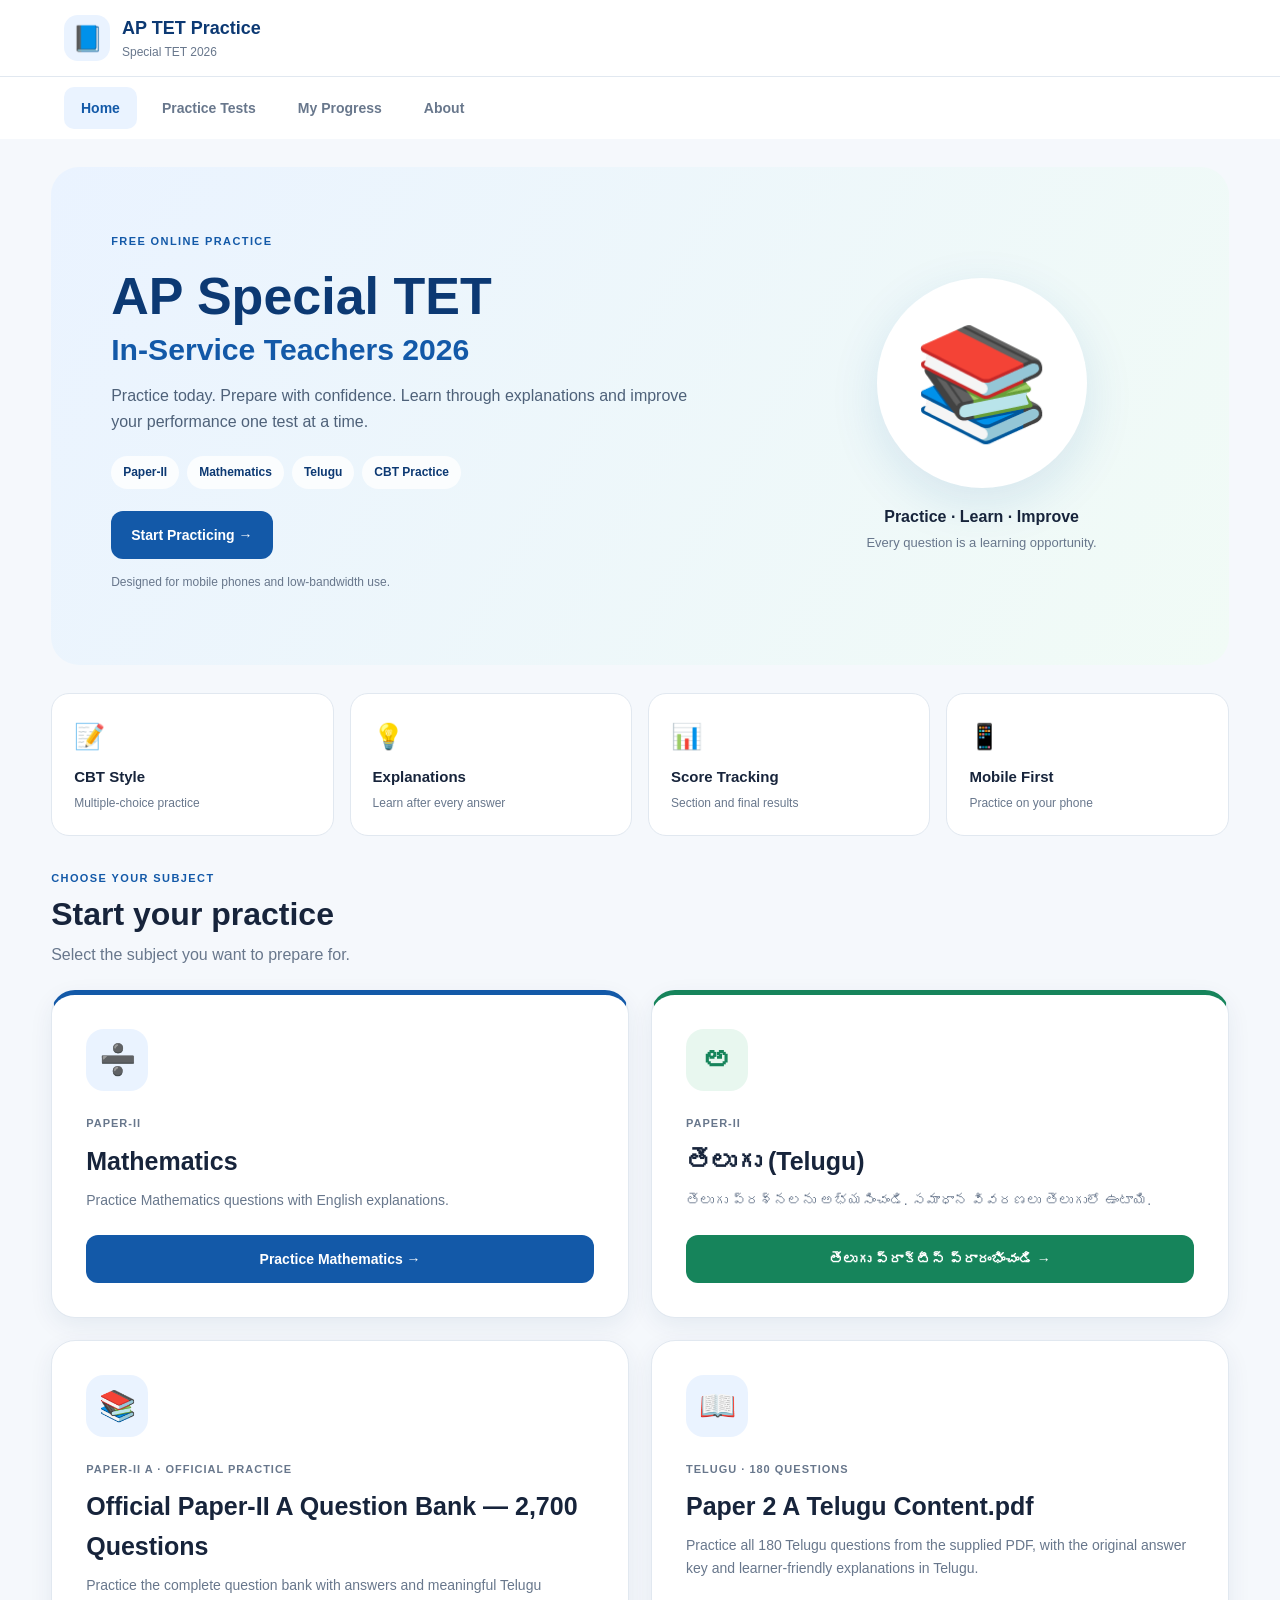
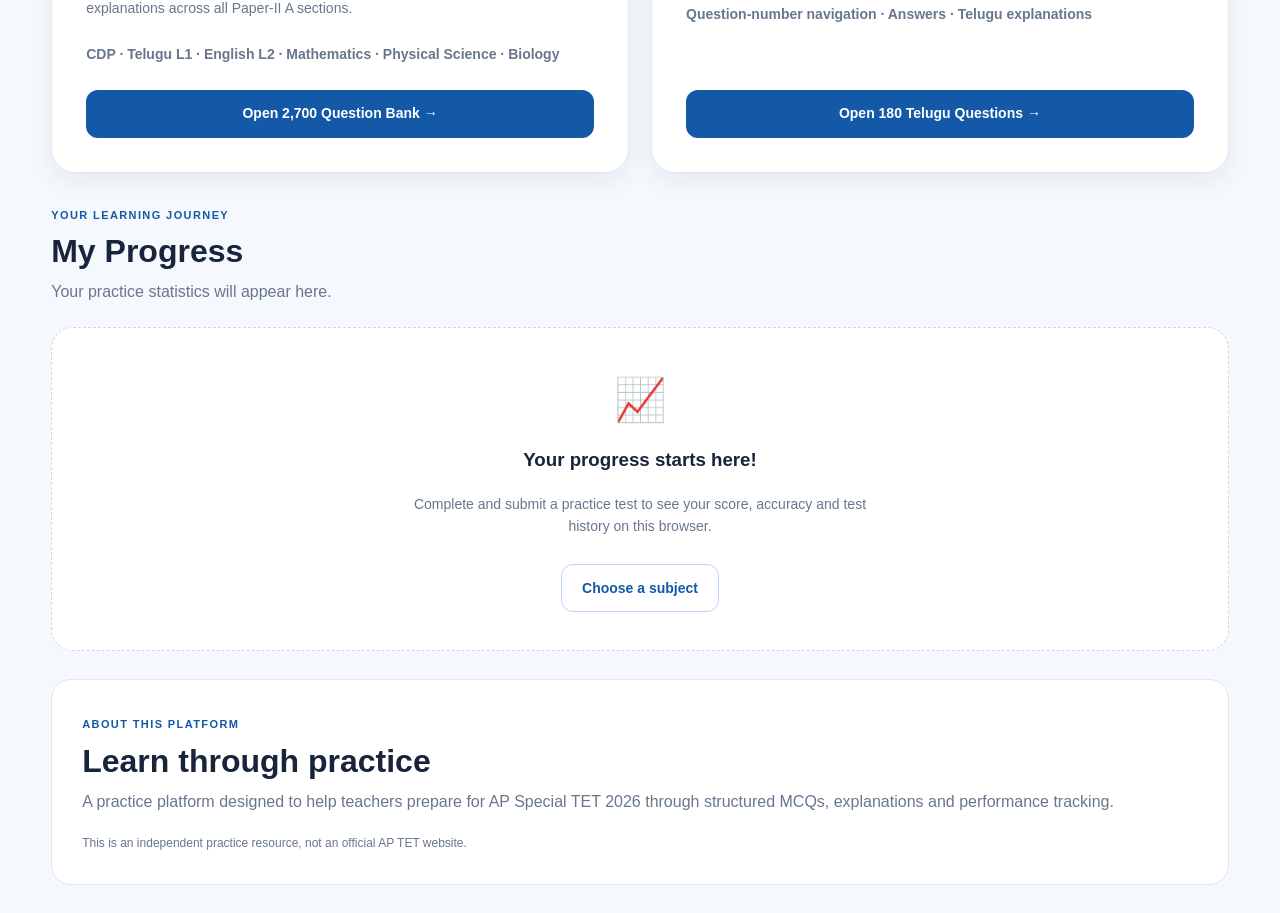
<file: index.html>
<!DOCTYPE html>
<html lang="en">
<head>
  <meta charset="UTF-8" />
  <meta name="viewport" content="width=device-width, initial-scale=1.0" />

  <meta
    name="description"
    content="Free AP Special TET 2026 Paper-II practice tests for Mathematics and Telugu."
  />

  <meta name="theme-color" content="#1359A8" />

  <title>AP TET Practice | Special TET 2026</title>

  <link rel="stylesheet" href="css/styles.css" />
</head>

<body>
  <div class="app-shell">

    <!-- Header -->
    <header class="topbar">
      <a class="brand" href="#" aria-label="AP TET Practice home">
        <span class="brand-icon">📘</span>
        <span>
          <strong>AP TET Practice</strong>
          <small>Special TET 2026</small>
        </span>
      </a>

      <button
        class="menu-button"
        id="menuButton"
        aria-label="Toggle navigation"
        aria-expanded="false"
      >
        ☰
      </button>
    </header>

    <!-- Navigation -->
    <nav class="navigation" id="navigation">
      <a href="#home" class="nav-link active">Home</a>
      <a href="#subjects" class="nav-link">Practice Tests</a>
      <a href="#progress" class="nav-link">My Progress</a>
      <a href="#about" class="nav-link">About</a>
    </nav>

    <main>
      <!-- Home -->
      <section class="hero section" id="home">
        <div class="hero-content">
          <span class="eyebrow">FREE ONLINE PRACTICE</span>

          <h1>
            AP Special TET
            <span>In-Service Teachers 2026</span>
          </h1>

          <p class="hero-description">
            Practice today. Prepare with confidence.
            Learn through explanations and improve
            your performance one test at a time.
          </p>

          <div class="hero-tags">
            <span>Paper-II</span>
            <span>Mathematics</span>
            <span>Telugu</span>
            <span>CBT Practice</span>
          </div>

          <a href="#subjects" class="button button-primary">
            Start Practicing →
          </a>

          <p class="hero-note">
            Designed for mobile phones and low-bandwidth use.
          </p>
        </div>

        <div class="hero-art" aria-hidden="true">
          <div class="hero-art-circle">📚</div>
          <div class="hero-art-caption">
            <strong>Practice · Learn · Improve</strong>
            <span>Every question is a learning opportunity.</span>
          </div>
        </div>
      </section>

      <!-- Quick information -->
      <section class="stats-grid section" aria-label="Practice features">
        <article class="stat-card">
          <span class="stat-icon">📝</span>
          <strong>CBT Style</strong>
          <span>Multiple-choice practice</span>
        </article>

        <article class="stat-card">
          <span class="stat-icon">💡</span>
          <strong>Explanations</strong>
          <span>Learn after every answer</span>
        </article>

        <article class="stat-card">
          <span class="stat-icon">📊</span>
          <strong>Score Tracking</strong>
          <span>Section and final results</span>
        </article>

        <article class="stat-card">
          <span class="stat-icon">📱</span>
          <strong>Mobile First</strong>
          <span>Practice on your phone</span>
        </article>
      </section>

      <!-- Subject selection -->
      <section class="section" id="subjects">
        <div class="section-heading">
          <div>
            <span class="eyebrow">CHOOSE YOUR SUBJECT</span>
            <h2>Start your practice</h2>
            <p>Select the subject you want to prepare for.</p>
          </div>
        </div>

        <div class="subject-grid">

          <article class="subject-card maths-card">
            <div class="subject-icon">➗</div>

            <div class="subject-content">
              <span class="subject-label">PAPER-II</span>
              <h3>Mathematics</h3>
              <p>
                Practice Mathematics questions with
                English explanations.
              </p>
            </div>

            <button
              class="button button-primary subject-button"
              data-track="maths"
            >
              Practice Mathematics →
            </button>
          </article>

          <article class="subject-card telugu-card">
            <div class="subject-icon">అ</div>

            <div class="subject-content">
              <span class="subject-label">PAPER-II</span>
              <h3>తెలుగు (Telugu)</h3>
              <p>
                తెలుగు ప్రశ్నలను అభ్యసించండి.
                సమాధాన వివరణలు తెలుగులో ఉంటాయి.
              </p>
            </div>

            <button
              class="button button-green subject-button"
              data-track="telugu"
            >
              తెలుగు ప్రాక్టీస్ ప్రారంభించండి →
            </button>
          </article>


          <!-- =================================================
               OFFICIAL PAPER-II A QUESTION BANK
               ================================================= -->
          <article class="subject-card">
            <div class="subject-icon">📚</div>

            <div class="subject-content">
              <span class="subject-label">PAPER-II A · OFFICIAL PRACTICE</span>

              <h3>Official Paper-II A Question Bank — 2,700 Questions</h3>

              <p>
                Practice the complete question bank with answers and
                meaningful Telugu explanations across all Paper-II A sections.
              </p>

              <p>
                <strong>
                  CDP · Telugu L1 · English L2 · Mathematics ·
                  Physical Science · Biology
                </strong>
              </p>
            </div>

            <a
              href="official-bank.html"
              class="button button-primary subject-button"
              aria-label="Open Official Paper-II A 2700 Question Bank"
            >
              Open 2,700 Question Bank →
            </a>
          </article>


          <!-- =================================================
               PAPER 2 A TELUGU CONTENT PDF
               ================================================= -->
          <article class="subject-card">
            <div class="subject-icon">📖</div>

            <div class="subject-content">
              <span class="subject-label">TELUGU · 180 QUESTIONS</span>

              <h3>Paper 2 A Telugu Content.pdf</h3>

              <p>
                Practice all 180 Telugu questions from the supplied PDF,
                with the original answer key and learner-friendly
                explanations in Telugu.
              </p>

              <p>
                <strong>
                  Question-number navigation · Answers · Telugu explanations
                </strong>
              </p>
            </div>

            <a
              href="paper2a-telugu-content.html"
              class="button button-primary subject-button"
              aria-label="Open Paper 2 A Telugu Content 180 Question Bank"
            >
              Open 180 Telugu Questions →
            </a>
          </article>

        </div>
      </section>

      <!-- Progress placeholder -->
      <section class="section progress-section" id="progress">
        <div class="section-heading">
          <div>
            <span class="eyebrow">YOUR LEARNING JOURNEY</span>
            <h2>My Progress</h2>
            <p>Your practice statistics will appear here.</p>
          </div>
        </div>

        <div id="progressSummary" class="stats-grid" aria-live="polite"></div>
        <div class="progress-card" id="progressEmpty">
          <div class="progress-icon">📈</div>
          <h3>Your progress starts here!</h3>
          <p>Complete and submit a practice test to see your score, accuracy and test history on this browser.</p>
          <a href="#subjects" class="button button-outline">Choose a subject</a>
        </div>
        <details class="progress-history-details" id="progressHistoryDetails" hidden>
          <summary>
            <span>Tests completed</span>
            <span class="progress-history-count" id="progressHistoryCount">0</span>
          </summary>
          <div id="progressHistory" class="test-grid" aria-live="polite"></div>
        </details>
      </section>

      <!-- About -->
      <section class="section about-section" id="about">
        <span class="eyebrow">ABOUT THIS PLATFORM</span>
        <h2>Learn through practice</h2>
        <p>
          A practice platform designed to help teachers
          prepare for AP Special TET 2026 through
          structured MCQs, explanations and performance
          tracking.
        </p>
        <p class="disclaimer">
          This is an independent practice resource,
          not an official AP TET website.
        </p>
      </section>
    </main>

    <!-- Mobile bottom navigation -->
    <footer class="bottom-nav">
      <a href="#home" class="bottom-link active">
        <span>⌂</span>
        <small>Home</small>
      </a>

      <a href="#subjects" class="bottom-link">
        <span>▤</span>
        <small>Tests</small>
      </a>

      <a href="#progress" class="bottom-link">
        <span>▥</span>
        <small>Progress</small>
      </a>

      <a href="#about" class="bottom-link">
        <span>⋯</span>
        <small>About</small>
      </a>
    </footer>

  </div>

  <script src="js/storage.js" defer></script>
  <script src="js/app.js" defer></script>
</body>
</html>
</file>
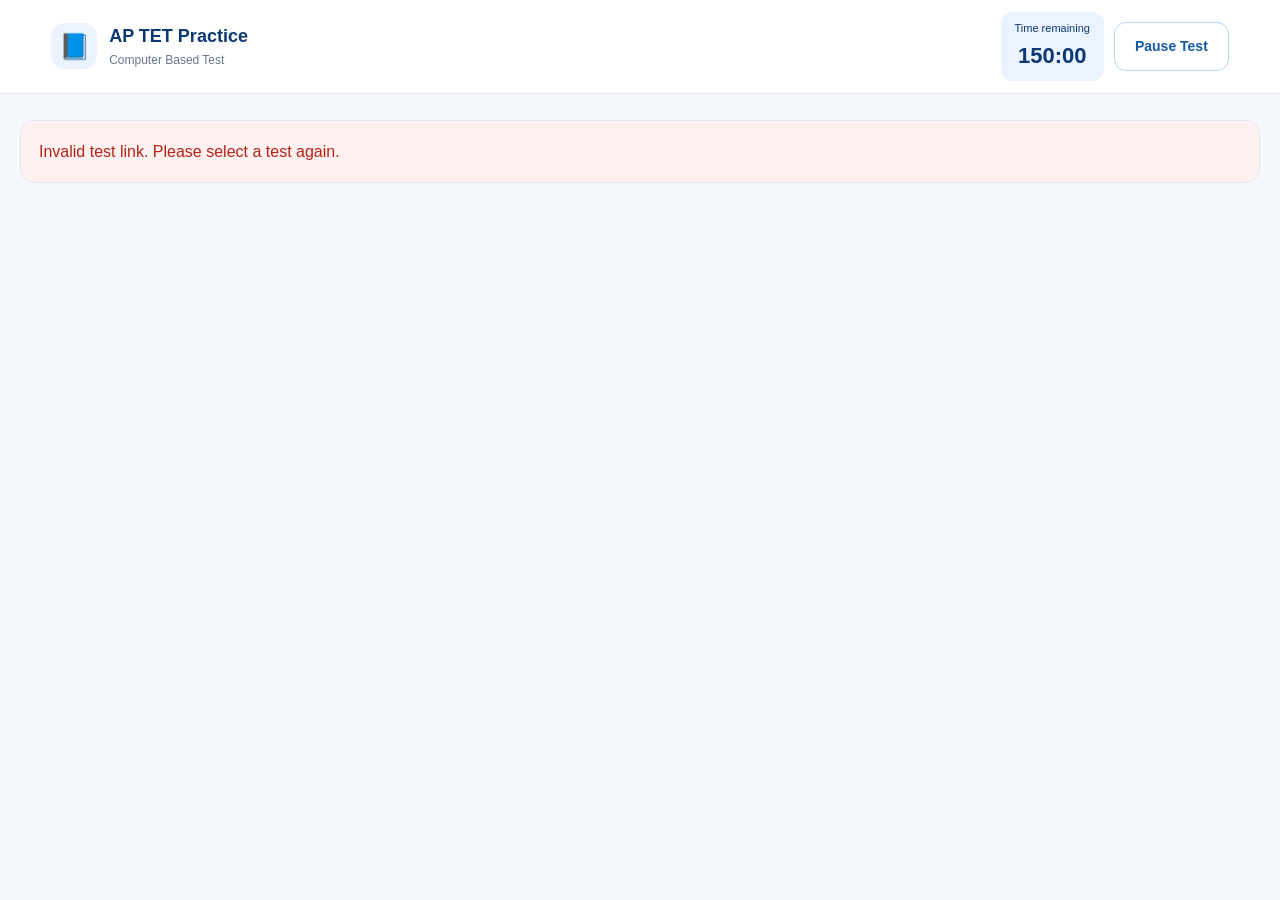
<file: exam.html>
<!DOCTYPE html>
<html lang="en">
<head>
  <meta charset="UTF-8" />
  <meta name="viewport" content="width=device-width, initial-scale=1.0" />

  <meta
    name="description"
    content="AP Special TET Paper-II CBT practice examination."
  />

  <meta name="theme-color" content="#1359a8" />

  <title>CBT Examination | AP TET Practice</title>

  <link rel="stylesheet" href="css/styles.css" />
  <link rel="stylesheet" href="css/exam.css" />

  <script src="js/storage.js" defer></script>
  <script src="data/test-registry.js" defer></script>
  <script src="js/bank-loader.js" defer></script>
  <script src="js/exam-engine.js" defer></script>
</head>

<body>
  <div class="app-shell">

    <header class="exam-header">
      <a href="index.html" class="brand">
        <span class="brand-icon">📘</span>
        <span>
          <strong>AP TET Practice</strong>
          <small>Computer Based Test</small>
        </span>
      </a>

      
    <div class="timer-controls">
    <div class="timer-box">
        <span>Time remaining</span>
        <strong id="examTimer">150:00</strong>
    </div>

    <button
        type="button"
        id="pauseButton"
        class="button button-outline"
    >
        Pause Test
    </button>
    </div>
    </header>

    <main class="exam-main">

      <!-- Loading / error messages -->
      <div id="loadingMessage" class="status-message">
        Loading your examination...
      </div>

      <div id="errorMessage" class="status-message error-message" hidden>
        Unable to load this test. Please return to the practice page.
      </div>

      <!-- Exam interface -->
      <section id="examInterface" hidden>

        <div class="exam-title-row">
          <div>
            <span class="eyebrow" id="examTrackLabel">
              PAPER-II A
            </span>

            <h1 id="examTitle">Practice Test</h1>

            <p id="examSubtitle"></p>
          </div>

          <div class="exam-progress-summary">
            <strong id="overallProgress">0 / 150</strong>
            <span>Answered</span>
          </div>
        </div>

        <!-- Section tabs -->
        <nav
          id="sectionTabs"
          class="section-tabs"
          aria-label="Exam sections"
        ></nav>

        <!-- Progress bar -->
        <div class="progress-track">
          <div id="progressFill" class="progress-fill"></div>
        </div>

        <div class="exam-layout">

          <!-- Main question panel -->
          <section class="question-panel">

            <div class="question-topline">
              <span id="sectionLabel">Section 1</span>
              <span id="questionCounter">Question 1</span>
            </div>

            <div class="question-content">
              <h2 id="questionText">Question will appear here.</h2>

              <div
                id="optionsContainer"
                class="options-container"
                role="group"
                aria-label="Answer options"
              ></div>
            </div>

            <!-- Explanation -->
            <section
              id="feedbackPanel"
              class="feedback-panel"
              aria-live="polite"
              hidden
            >
              <div id="feedbackStatus" class="feedback-status"></div>

              <p class="correct-answer-line">
                <strong>Correct answer:</strong>
                <span id="correctAnswerText"></span>
              </p>

              <h3 id="explanationHeading">Explanation</h3>

              <p id="explanationText"></p>
            </section>

            <!-- Question controls -->
            <div class="question-actions">
              <button
                type="button"
                id="previousButton"
                class="button button-outline"
              >
                ← Previous
              </button>

              <button
                type="button"
                id="submitButton"
                class="button button-primary"
                disabled
              >
                Submit Answer
              </button>

              <button
                type="button"
                id="nextButton"
                class="button button-primary"
              >
                Next →
              </button>
            </div>

            <p id="questionMessage" class="question-message"></p>

          </section>

          <!-- Question palette -->
          <aside class="question-sidebar">

            <h2>Question Palette</h2>

            <div class="palette-legend">
              <span><i class="legend-dot unanswered"></i> Unanswered</span>
              <span><i class="legend-dot answered"></i> Answered</span>
              <span><i class="legend-dot current"></i> Current</span>
            </div>

            <div
              id="questionPalette"
              class="question-palette"
              aria-label="Question navigation"
            ></div>

            <div class="sidebar-summary">
              <div>
                <span>Answered</span>
                <strong id="sidebarAnswered">0</strong>
              </div>

              <div>
                <span>Remaining</span>
                <strong id="sidebarRemaining">0</strong>
              </div>
            </div>

            <button
              type="button"
              id="finishSectionButton"
              class="button button-green finish-button"
            >
              Finish Section
            </button>

          </aside>
        </div>

      </section>

      <!-- Section result -->
      <section id="sectionResult" class="result-panel" hidden>
        <span class="eyebrow">SECTION COMPLETED</span>

        <h1 id="sectionResultTitle">Section Result</h1>

        <p id="sectionResultDescription"></p>

        <div class="result-stats">
          <div>
            <span>Score</span>
            <strong id="sectionScore">0 / 30</strong>
          </div>

          <div>
            <span>Correct</span>
            <strong id="sectionCorrect">0</strong>
          </div>

          <div>
            <span>Incorrect</span>
            <strong id="sectionIncorrect">0</strong>
          </div>

          <div>
            <span>Unanswered</span>
            <strong id="sectionUnanswered">0</strong>
          </div>
        </div>

        <button
          type="button"
          id="continueSectionButton"
          class="button button-primary"
        >
          Continue to Next Section →
        </button>
      </section>

      <!-- Final result -->
      <section id="finalResult" class="result-panel" hidden>
        <span class="eyebrow">PRACTICE TEST COMPLETED</span>

        <h1>Test Completed!</h1>

        <p id="finalResultDescription">
          Your final practice result is ready.
        </p>

        <div class="final-score-card">
          <span>Your Score</span>
          <strong id="finalScore">0 / 150</strong>
          <span id="finalPercentage">0%</span>
        </div>

        <div class="result-stats">
          <div>
            <span>Correct</span>
            <strong id="finalCorrect">0</strong>
          </div>

          <div>
            <span>Incorrect</span>
            <strong id="finalIncorrect">0</strong>
          </div>

          <div>
            <span>Unanswered</span>
            <strong id="finalUnanswered">0</strong>
          </div>

          <div>
            <span>Time Used</span>
            <strong id="finalTimeUsed">—</strong>
          </div>
        </div>

        <h2>Section-wise Performance</h2>

        <div id="finalSectionResults" class="section-results"></div>

        <h2>Review Answers & Explanations</h2>

        <div id="answerReview" class="answer-review"></div>

        <a href="index.html#subjects" class="button button-primary">
          Return to Home
        </a>
      </section>

    </main>
  </div>
</body>
</html>
</file>
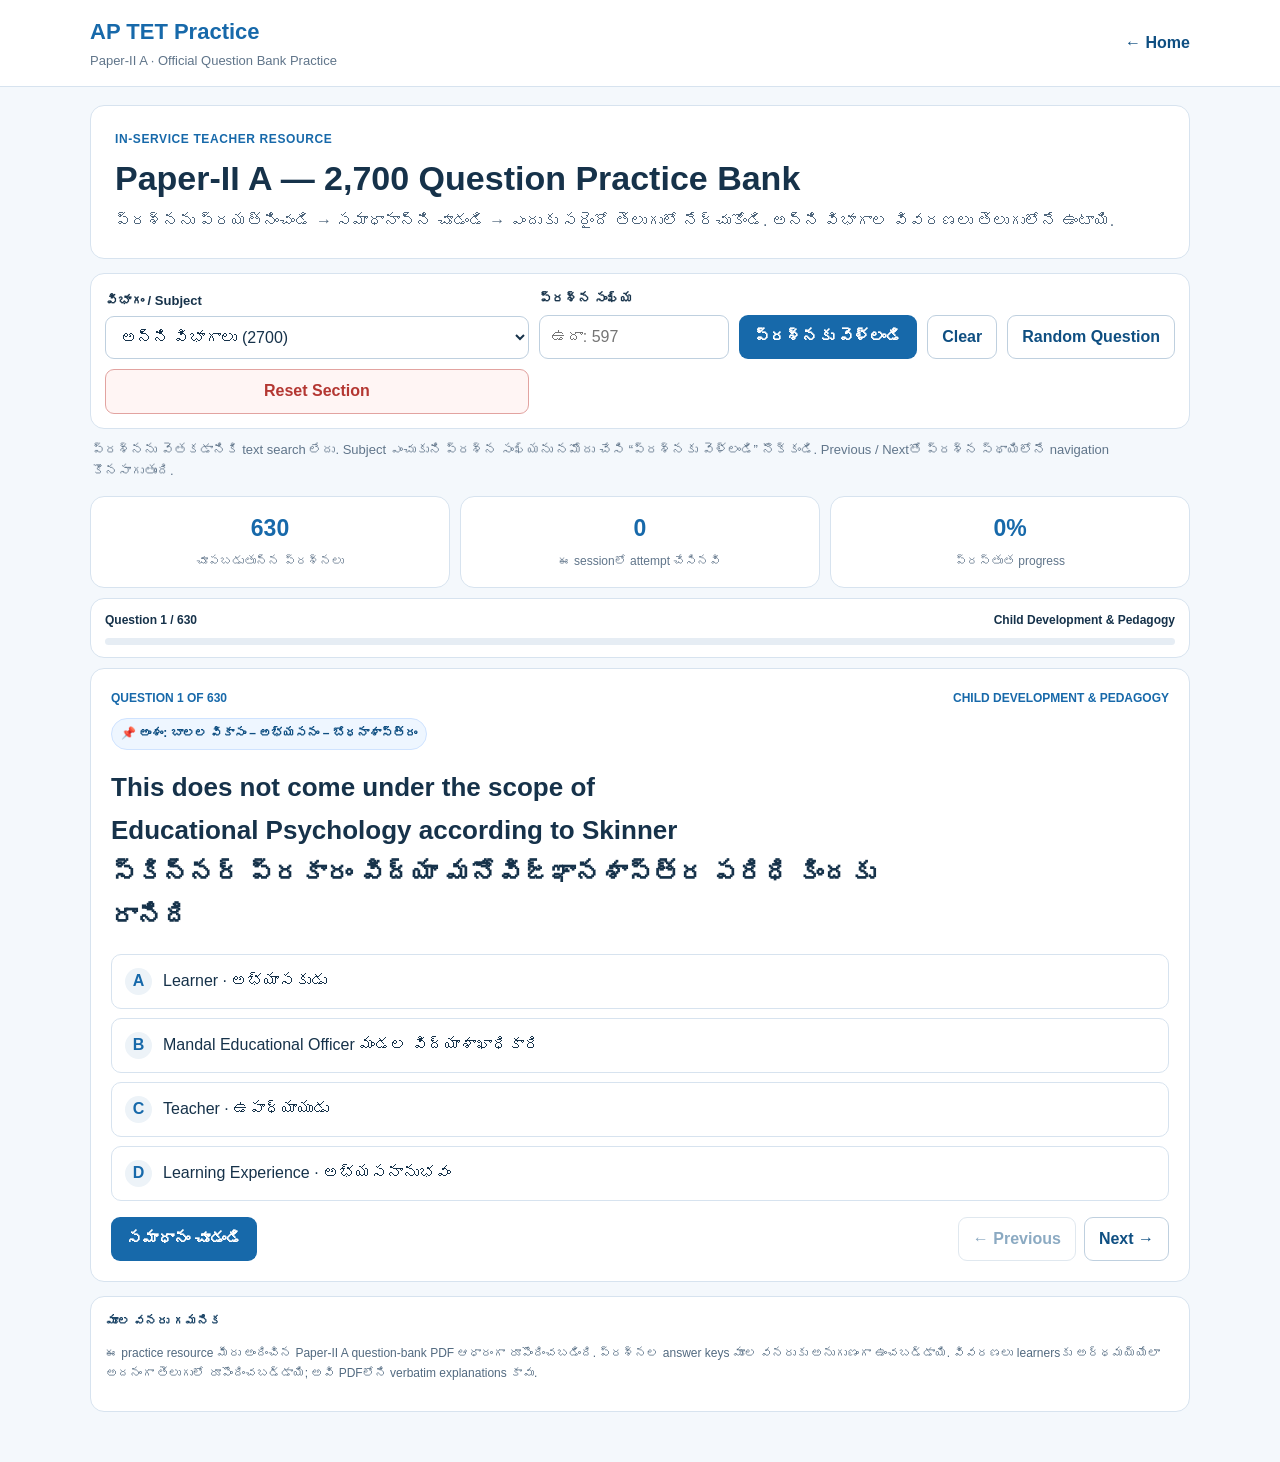
<file: official-bank.html>
<!DOCTYPE html>
<html lang="te">
<head>
  <meta charset="UTF-8">
  <meta name="viewport" content="width=device-width, initial-scale=1.0">
  <meta name="description" content="AP Special TET Paper-II A 2,700 question practice bank with Telugu explanations.">
  <title>AP TET | Paper-II A Official Question Bank</title>
  <link rel="stylesheet" href="css/official-bank.css">
</head>
<body data-bank="data/paper2a-official-question-bank.json" data-storage-key="aptet-v4-official-2700">
  <header class="topbar">
    <div>
      <div class="brand">AP TET Practice</div>
      <div class="subtitle">Paper-II A · Official Question Bank Practice</div>
    </div>
    <a class="home-link" href="index.html">← Home</a>
  </header>

  <main class="container">
    <section class="hero card">
      <div class="eyebrow">IN-SERVICE TEACHER RESOURCE</div>
      <h1>Paper-II A — 2,700 Question Practice Bank</h1>
      <p>ప్రశ్నను ప్రయత్నించండి → సమాధానాన్ని చూడండి → ఎందుకు సరైందో తెలుగులో నేర్చుకోండి. అన్ని విభాగాల వివరణలు తెలుగులోనే ఉంటాయి.</p>
    </section>

    <section class="toolbar card">
      <div class="field">
        <label for="subjectSelect">విభాగం / Subject</label>
        <select id="subjectSelect"></select>
      </div>

      <div class="field number-field">
        <label for="questionNumberInput">ప్రశ్న సంఖ్య</label>
        <input id="questionNumberInput" type="number" min="1" inputmode="numeric" placeholder="ఉదా: 597">
      </div>

      <button id="goToQuestionBtn" class="primary-btn">ప్రశ్నకు వెళ్లండి</button>
      <button id="clearNumberBtn" class="secondary-btn">Clear</button>
      <button id="randomBtn" class="secondary-btn">Random Question</button>
      <button id="resetBtn" class="danger-btn">Reset Section</button>
    </section>

    <p class="search-help">ప్రశ్నను వెతకడానికి text search లేదు. Subject ఎంచుకుని ప్రశ్న సంఖ్యను నమోదు చేసి “ప్రశ్నకు వెళ్లండి” నొక్కండి. Previous / Nextతో ప్రశ్న స్థాయిలోనే navigation కొనసాగుతుంది.</p>

    <section class="stats">
      <div class="stat card"><strong id="totalCount">0</strong><span>చూపబడుతున్న ప్రశ్నలు</span></div>
      <div class="stat card"><strong id="answeredCount">0</strong><span>ఈ sessionలో attempt చేసినవి</span></div>
      <div class="stat card"><strong id="progressPct">0%</strong><span>ప్రస్తుత progress</span></div>
    </section>

    <section class="progress-wrap card">
      <div class="progress-label"><span id="positionLabel">Question 1</span><span id="subjectLabel"></span></div>
      <div class="progress-track"><div id="progressBar" class="progress-bar"></div></div>
    </section>

    <section id="questionCard" class="question-card card">
      <div class="question-meta">
        <span id="questionNumber"></span>
        <span id="questionSubject"></span>
      </div>

      <div id="questionTopic" class="topic-chip"></div>
      <div id="questionText" class="question-text"><div class="loading">ప్రశ్నలు లోడ్ అవుతున్నాయి…</div></div>
      <div id="options" class="options"></div>

      <div class="actions">
        <button id="revealBtn" class="primary-btn">సమాధానం చూడండి</button>
        <button id="prevBtn" class="secondary-btn">← Previous</button>
        <button id="nextBtn" class="secondary-btn">Next →</button>
      </div>

      <div id="answerPanel" class="answer-panel hidden">
        <div id="answerStatus" class="answer-status"></div>
        <div class="correct-answer"><strong>సరైన సమాధానం:</strong> <span id="correctAnswer"></span></div>
        <div class="explanation">
          <div class="explanation-title">📖 వివరణ</div>
          <p id="explanationText"></p>
        </div>
      </div>
    </section>

    <section class="source-note card">
      <strong>మూల వనరు గమనిక</strong>
      <p>ఈ practice resource మీరు అందించిన Paper-II A question-bank PDF ఆధారంగా రూపొందించబడింది. ప్రశ్నల answer keys మూల వనరుకు అనుగుణంగా ఉంచబడ్డాయి. వివరణలు learnersకు అర్థమయ్యేలా అదనంగా తెలుగులో రూపొందించబడ్డాయి; అవి PDFలోని verbatim explanations కావు.</p>
    </section>
  </main>

  <div id="resumeModal" class="modal hidden" role="dialog" aria-modal="true" aria-labelledby="resumeTitle">
    <div class="modal-box">
      <div class="modal-icon">↩️</div>
      <h2 id="resumeTitle">మీ practice కొనసాగించాలా?</h2>
      <p id="resumeMessage">మీ saved progress కనుగొనబడింది.</p>
      <div class="modal-actions">
        <button id="resumeContinueBtn" class="primary-btn">Continue Practice</button>
        <button id="resumeFreshBtn" class="secondary-btn">Start Fresh</button>
      </div>
    </div>
  </div>

  <div id="resetModal" class="modal hidden" role="dialog" aria-modal="true" aria-labelledby="resetTitle">
    <div class="modal-box">
      <div class="modal-icon">♻️</div>
      <h2 id="resetTitle">Progress Reset చేయాలా?</h2>
      <p id="resetMessage"></p>
      <div class="modal-actions">
        <button id="confirmResetBtn" class="danger-btn">Yes, Reset</button>
        <button id="cancelResetBtn" class="secondary-btn">Cancel</button>
      </div>
    </div>
  </div>

  <script src="js/official-bank.js?v=4"></script>
</body>
</html>
</file>
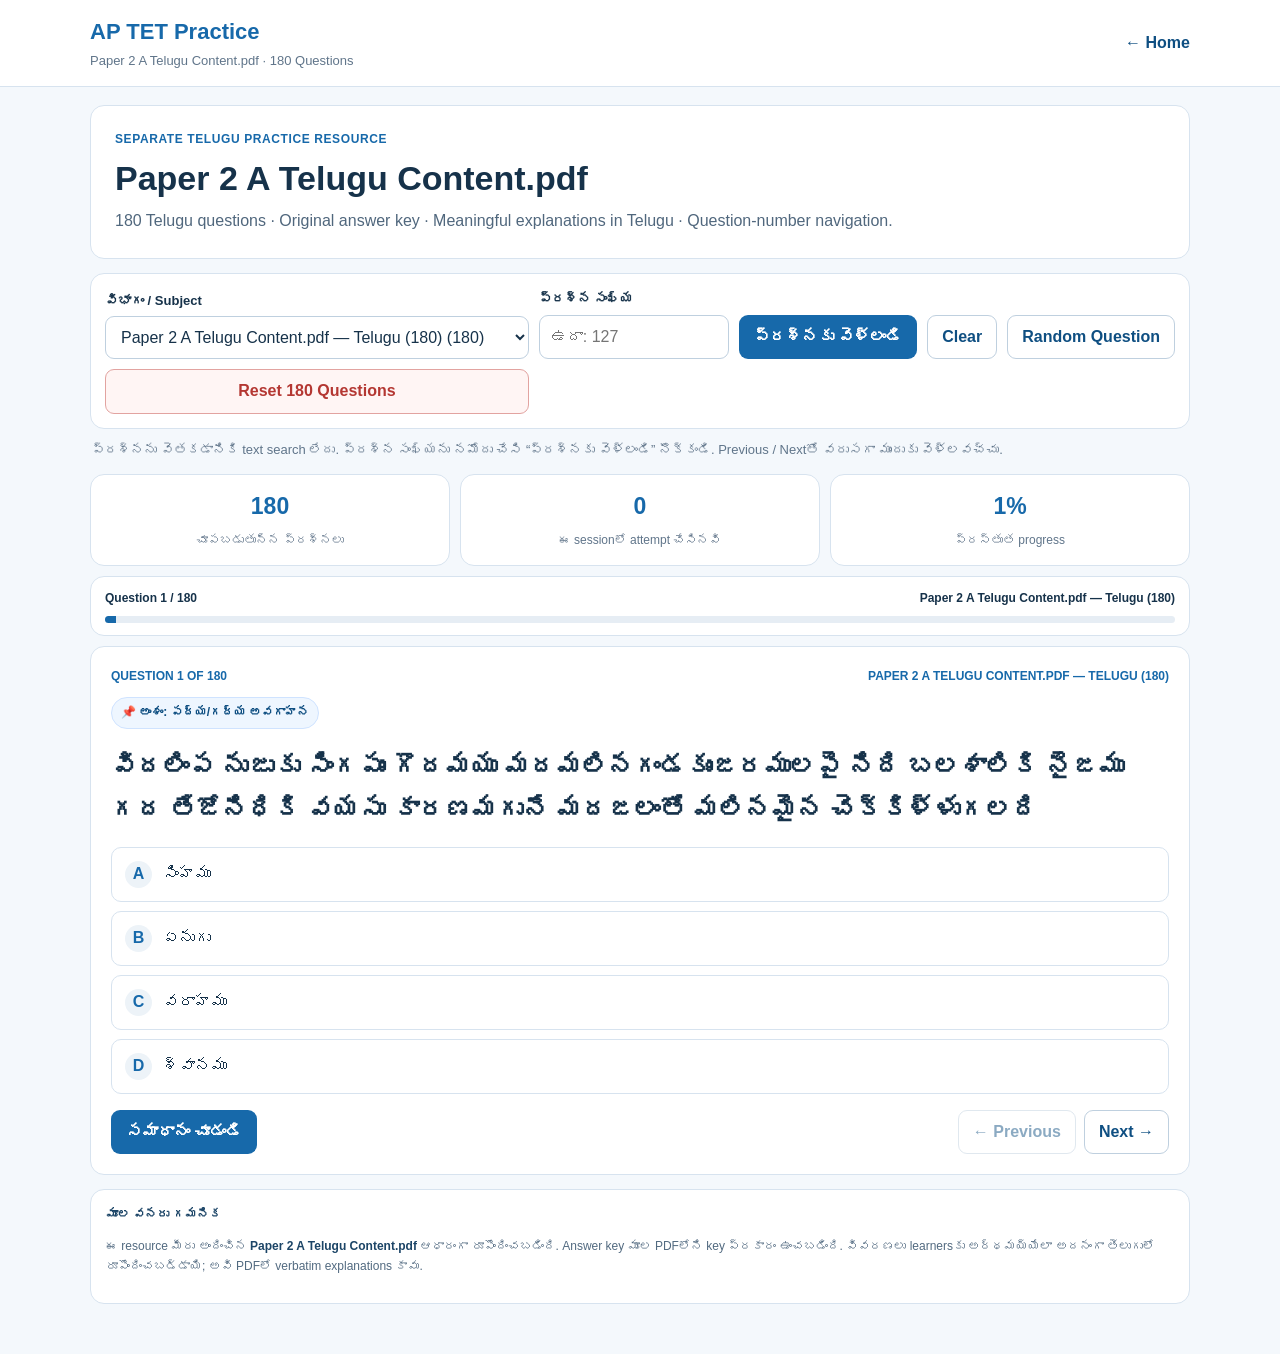
<file: paper2a-telugu-content.html>
<!DOCTYPE html>
<html lang="te">
<head>
  <meta charset="UTF-8">
  <meta name="viewport" content="width=device-width, initial-scale=1.0">
  <meta name="description" content="Paper 2 A Telugu Content.pdf — 180 Telugu practice questions with answer key and Telugu explanations.">
  <title>AP TET | Paper 2 A Telugu Content.pdf</title>
  <link rel="stylesheet" href="css/official-bank.css">
</head>
<body data-bank="data/paper2a-telugu-content.json" data-storage-key="aptet-v4-telugu-180">
  <header class="topbar">
    <div>
      <div class="brand">AP TET Practice</div>
      <div class="subtitle">Paper 2 A Telugu Content.pdf · 180 Questions</div>
    </div>
    <a class="home-link" href="index.html">← Home</a>
  </header>

  <main class="container">
    <section class="hero card">
      <div class="eyebrow">SEPARATE TELUGU PRACTICE RESOURCE</div>
      <h1>Paper 2 A Telugu Content.pdf</h1>
      <p>180 Telugu questions · Original answer key · Meaningful explanations in Telugu · Question-number navigation.</p>
    </section>

    <section class="toolbar card">
      <div class="field">
        <label for="subjectSelect">విభాగం / Subject</label>
        <select id="subjectSelect"></select>
      </div>

      <div class="field number-field">
        <label for="questionNumberInput">ప్రశ్న సంఖ్య</label>
        <input id="questionNumberInput" type="number" min="1" max="180" inputmode="numeric" placeholder="ఉదా: 127">
      </div>

      <button id="goToQuestionBtn" class="primary-btn">ప్రశ్నకు వెళ్లండి</button>
      <button id="clearNumberBtn" class="secondary-btn">Clear</button>
      <button id="randomBtn" class="secondary-btn">Random Question</button>
      <button id="resetBtn" class="danger-btn">Reset 180 Questions</button>
    </section>

    <p class="search-help">ప్రశ్నను వెతకడానికి text search లేదు. ప్రశ్న సంఖ్యను నమోదు చేసి “ప్రశ్నకు వెళ్లండి” నొక్కండి. Previous / Nextతో వరుసగా ముందుకు వెళ్లవచ్చు.</p>

    <section class="stats">
      <div class="stat card"><strong id="totalCount">0</strong><span>చూపబడుతున్న ప్రశ్నలు</span></div>
      <div class="stat card"><strong id="answeredCount">0</strong><span>ఈ sessionలో attempt చేసినవి</span></div>
      <div class="stat card"><strong id="progressPct">0%</strong><span>ప్రస్తుత progress</span></div>
    </section>

    <section class="progress-wrap card">
      <div class="progress-label"><span id="positionLabel">Question 1</span><span id="subjectLabel"></span></div>
      <div class="progress-track"><div id="progressBar" class="progress-bar"></div></div>
    </section>

    <section id="questionCard" class="question-card card">
      <div class="question-meta">
        <span id="questionNumber"></span>
        <span id="questionSubject"></span>
      </div>

      <div id="questionTopic" class="topic-chip"></div>
      <div id="questionText" class="question-text"><div class="loading">ప్రశ్నలు లోడ్ అవుతున్నాయి…</div></div>
      <div id="options" class="options"></div>

      <div class="actions">
        <button id="revealBtn" class="primary-btn">సమాధానం చూడండి</button>
        <button id="prevBtn" class="secondary-btn">← Previous</button>
        <button id="nextBtn" class="secondary-btn">Next →</button>
      </div>

      <div id="answerPanel" class="answer-panel hidden">
        <div id="answerStatus" class="answer-status"></div>
        <div class="correct-answer"><strong>సరైన సమాధానం:</strong> <span id="correctAnswer"></span></div>
        <div class="explanation">
          <div class="explanation-title">📖 వివరణ</div>
          <p id="explanationText"></p>
        </div>
      </div>
    </section>

    <section class="source-note card">
      <strong>మూల వనరు గమనిక</strong>
      <p>ఈ resource మీరు అందించిన <strong>Paper 2 A Telugu Content.pdf</strong> ఆధారంగా రూపొందించబడింది. Answer key మూల PDFలోని key ప్రకారం ఉంచబడింది. వివరణలు learnersకు అర్థమయ్యేలా అదనంగా తెలుగులో రూపొందించబడ్డాయి; అవి PDFలో verbatim explanations కావు.</p>
    </section>
  </main>

  <div id="resumeModal" class="modal hidden" role="dialog" aria-modal="true" aria-labelledby="resumeTitle">
    <div class="modal-box">
      <div class="modal-icon">↩️</div>
      <h2 id="resumeTitle">మీ practice కొనసాగించాలా?</h2>
      <p id="resumeMessage">మీ saved progress కనుగొనబడింది.</p>
      <div class="modal-actions">
        <button id="resumeContinueBtn" class="primary-btn">Continue Practice</button>
        <button id="resumeFreshBtn" class="secondary-btn">Start Fresh</button>
      </div>
    </div>
  </div>

  <div id="resetModal" class="modal hidden" role="dialog" aria-modal="true" aria-labelledby="resetTitle">
    <div class="modal-box">
      <div class="modal-icon">♻️</div>
      <h2 id="resetTitle">Progress Reset చేయాలా?</h2>
      <p id="resetMessage"></p>
      <div class="modal-actions">
        <button id="confirmResetBtn" class="danger-btn">Yes, Reset</button>
        <button id="cancelResetBtn" class="secondary-btn">Cancel</button>
      </div>
    </div>
  </div>

  <script src="js/telugu-content.js?v=4"></script>
</body>
</html>
</file>
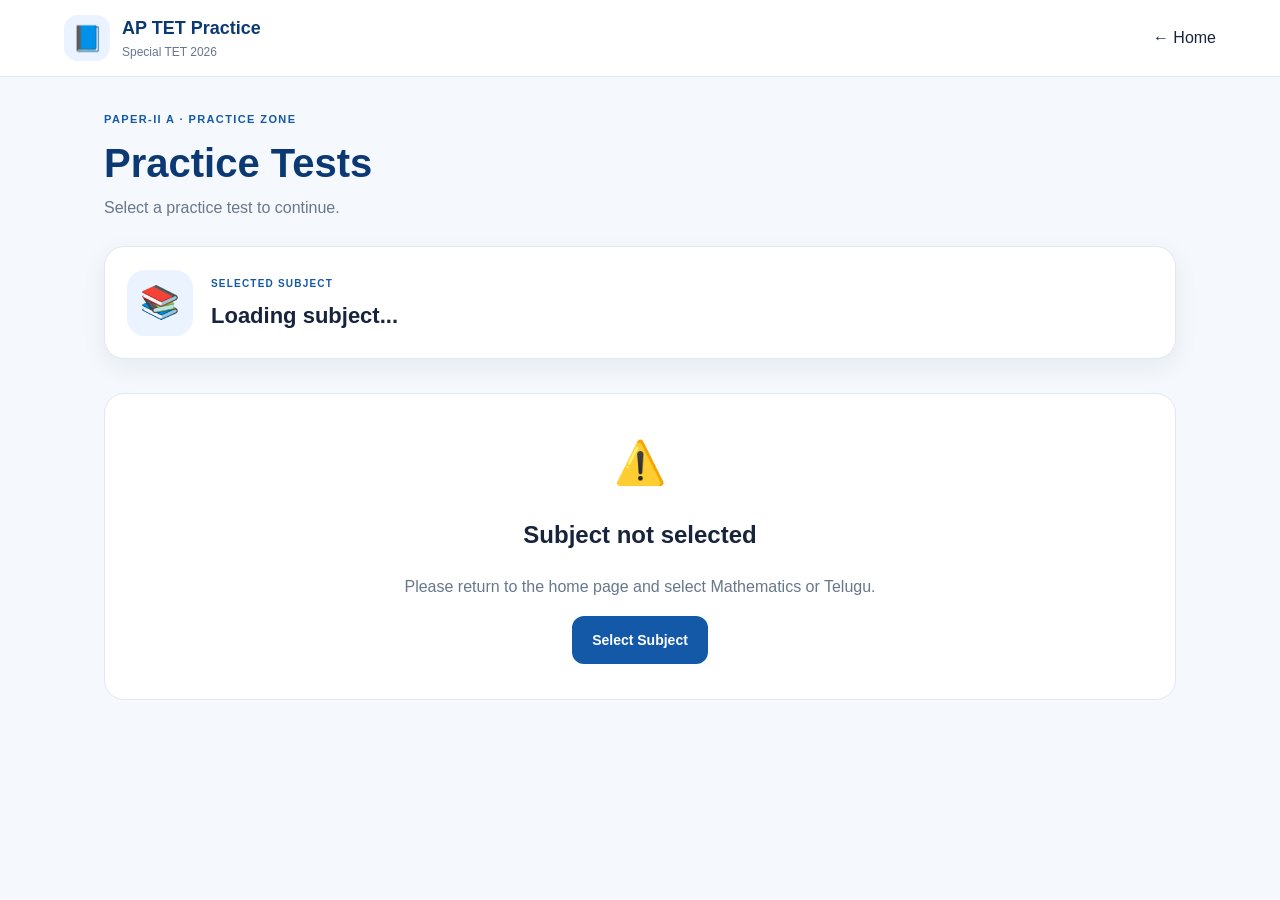
<file: practice.html>
<!DOCTYPE html>
<html lang="en">
<head>
  <meta charset="UTF-8" />
  <meta name="viewport" content="width=device-width, initial-scale=1.0" />

  <meta
    name="description"
    content="Choose an AP Special TET Paper-II practice test."
  />

  <meta name="theme-color" content="#1359a8" />

  <title>Practice Tests | AP TET Practice</title>

  <link rel="stylesheet" href="css/styles.css" />
  <link rel="stylesheet" href="css/practice.css" />

  <script src="data/test-registry.js" defer></script>
  <script src="js/practice.js" defer></script>
</head>

<body>
  <div class="app-shell">

    <!-- Header -->
    <header class="topbar">
      <a class="brand" href="index.html">
        <span class="brand-icon">📘</span>
        <span>
          <strong>AP TET Practice</strong>
          <small>Special TET 2026</small>
        </span>
      </a>

      <a class="back-link" href="index.html">
        ← Home
      </a>
    </header>

    <main class="practice-main">

      <!-- Page heading -->
      <section class="practice-heading">
        <span class="eyebrow">PAPER-II A · PRACTICE ZONE</span>

        <h1 id="trackTitle">Practice Tests</h1>

        <p id="trackDescription">
          Select a practice test to continue.
        </p>
      </section>

      <!-- Track summary -->
      <section class="track-summary" aria-live="polite">
        <div class="track-summary-icon" id="trackIcon">📚</div>

        <div>
          <span class="summary-label">SELECTED SUBJECT</span>
          <h2 id="selectedSubject">Loading subject...</h2>
          <p id="selectedSubjectDescription"></p>
        </div>
      </section>

      <!-- Test selection -->
      <section id="testSelection">

        <div class="practice-section-heading">
          <div>
            <h2>Choose your practice test</h2>
            <p>Select a test to view its instructions.</p>
          </div>
        </div>

        <div class="test-grid" id="testGrid">
          <!-- Test cards are rendered by practice.js -->
        </div>

      </section>

      <!-- Instructions -->
      <section id="instructionsSection" hidden>

        <button
          type="button"
          class="text-button"
          id="backToTests"
        >
          ← Back to practice tests
        </button>

        <div class="instructions-card">

          <span class="eyebrow">BEFORE YOU BEGIN</span>

          <h2 id="instructionTitle">Test Instructions</h2>

          <p id="instructionDescription"></p>

          <div class="instruction-stats">
            <div>
              <span>Questions</span>
              <strong id="instructionQuestions">—</strong>
            </div>

            <div>
              <span>Maximum Marks</span>
              <strong id="instructionMarks">—</strong>
            </div>

            <div>
              <span>Duration</span>
              <strong id="instructionDuration">—</strong>
            </div>
          </div>

          <h3>Important instructions</h3>

          <ol class="instruction-list">
            <li>
              Each question has multiple options.
              Select the answer you consider correct.
            </li>

            <li>
              Press Submit Answer to confirm your selection.
            </li>

            <li>
              After submission, the system displays whether
              your answer is correct or incorrect.
            </li>

            <li>
              An explanation and the correct answer will
              be displayed after every submission.
            </li>

            <li>
              Once submitted, a question is locked for
              that attempt. You cannot change or resubmit
              your answer.
            </li>

            <li>
              Your section score will be updated as you
              progress through the test.
            </li>

            <li>
              Your final score and performance report will
              be displayed after completing the test.
            </li>

            <li>
              These are practice tests, not an official
              AP TET examination.
            </li>
          </ol>

          <label class="agreement">
            <input type="checkbox" id="agreeCheckbox" />

            <span>
              I have read and understood the instructions.
            </span>
          </label>

          <button
            type="button"
            class="button button-primary start-test-button"
            id="startTestButton"
            disabled
          >
            Start Test →
          </button>

          <p class="start-message" id="startMessage">
            Please accept the instructions to continue.
          </p>

        </div>

      </section>

      <!-- Error / fallback -->
      <section id="invalidTrack" class="invalid-track" hidden>
        <div class="progress-icon">⚠️</div>

        <h2>Subject not selected</h2>

        <p>
          Please return to the home page and select
          Mathematics or Telugu.
        </p>

        <a href="index.html#subjects" class="button button-primary">
          Select Subject
        </a>
      </section>

    </main>

    <!-- Mobile bottom navigation -->
    <footer class="bottom-nav">
      <a href="index.html#home" class="bottom-link">
        <span>⌂</span>
        <small>Home</small>
      </a>

      <a href="index.html#subjects" class="bottom-link active">
        <span>▤</span>
        <small>Tests</small>
      </a>

      <a href="index.html#progress" class="bottom-link">
        <span>▥</span>
        <small>Progress</small>
      </a>

      <a href="index.html#about" class="bottom-link">
        <span>⋯</span>
        <small>About</small>
      </a>
    </footer>

  </div>
</body>
</html>
</file>
<file: css/styles.css>
/* ==============================
   AP TET PRACTICE
   Responsive design system
================================= */

:root {
  --primary: #1359a8;
  --primary-dark: #0c3973;
  --primary-light: #eaf3ff;

  --green: #16845b;
  --green-light: #e8f7ef;

  --text: #17243b;
  --muted: #68778c;
  --border: #e1e8f0;
  --surface: #ffffff;
  --background: #f5f8fc;

  --radius: 18px;
  --shadow: 0 8px 24px rgba(20, 55, 95, 0.07);
}

* {
  box-sizing: border-box;
}

html {
  scroll-behavior: smooth;
  scroll-padding-top: 85px;
}

body {
  margin: 0;
  font-family: Arial, Helvetica, sans-serif;
  color: var(--text);
  background: var(--background);
  line-height: 1.6;
}

button,
a {
  -webkit-tap-highlight-color: transparent;
}

button {
  font: inherit;
}

a {
  color: inherit;
  text-decoration: none;
}

.app-shell {
  width: 100%;
  max-width: 1440px;
  margin: 0 auto;
  min-height: 100vh;
}

/* Header */

.topbar {
  min-height: 76px;
  padding: 14px 5%;
  background: var(--surface);
  display: flex;
  align-items: center;
  justify-content: space-between;
  border-bottom: 1px solid var(--border);
}

.brand {
  display: flex;
  align-items: center;
  gap: 12px;
}

.brand-icon {
  display: grid;
  place-items: center;
  width: 46px;
  height: 46px;
  border-radius: 14px;
  background: var(--primary-light);
  font-size: 25px;
}

.brand strong,
.brand small {
  display: block;
}

.brand strong {
  color: var(--primary-dark);
  font-size: 18px;
}

.brand small {
  color: var(--muted);
  font-size: 12px;
}

.menu-button {
  display: none;
  border: 0;
  background: var(--primary-light);
  color: var(--primary);
  border-radius: 10px;
  min-width: 44px;
  min-height: 44px;
  font-size: 22px;
  cursor: pointer;
}

/* Desktop navigation */

.navigation {
  display: flex;
  align-items: center;
  gap: 8px;
  padding: 10px 5%;
  background: var(--surface);
}

.nav-link {
  padding: 10px 17px;
  border-radius: 10px;
  color: var(--muted);
  font-size: 14px;
  font-weight: 600;
}

.nav-link:hover,
.nav-link.active {
  background: var(--primary-light);
  color: var(--primary);
}

/* Common sections */

.section {
  margin: 28px 4%;
}

.section-heading {
  display: flex;
  align-items: center;
  justify-content: space-between;
  margin-bottom: 22px;
}

.section-heading h2,
.about-section h2 {
  margin: 5px 0;
  font-size: clamp(23px, 3vw, 32px);
  line-height: 1.25;
}

.section-heading p,
.about-section p {
  color: var(--muted);
  margin: 8px 0 0;
}

.eyebrow {
  color: var(--primary);
  font-size: 11px;
  letter-spacing: 1.4px;
  font-weight: 800;
}

/* Hero */

.hero {
  display: grid;
  grid-template-columns: 1.4fr 0.8fr;
  gap: 28px;
  align-items: center;
  padding: clamp(26px, 5vw, 60px);
  border-radius: 28px;
  background: linear-gradient(120deg, #eaf3ff, #f1fbf6);
  overflow: hidden;
}

.hero h1 {
  color: var(--primary-dark);
  font-size: clamp(30px, 5vw, 52px);
  line-height: 1.12;
  margin: 14px 0;
}

.hero h1 span {
  display: block;
  margin-top: 8px;
  font-size: 0.58em;
  color: var(--primary);
}

.hero-description {
  color: #4e6179;
  max-width: 590px;
  font-size: 16px;
}

.hero-tags {
  display: flex;
  flex-wrap: wrap;
  gap: 8px;
  margin: 22px 0;
}

.hero-tags span {
  padding: 7px 12px;
  border-radius: 30px;
  background: rgba(255, 255, 255, 0.8);
  color: var(--primary-dark);
  font-size: 12px;
  font-weight: 700;
}

.button {
  min-height: 48px;
  padding: 12px 20px;
  display: inline-flex;
  justify-content: center;
  align-items: center;
  border: 0;
  border-radius: 12px;
  font-weight: 700;
  font-size: 14px;
  text-align: center;
  cursor: pointer;
  transition: transform 0.15s ease, box-shadow 0.15s ease;
}

.button:hover {
  transform: translateY(-2px);
  box-shadow: var(--shadow);
}

.button:focus-visible,
a:focus-visible {
  outline: 3px solid #f0b429;
  outline-offset: 3px;
}

.button-primary {
  background: var(--primary);
  color: white;
}

.button-green {
  background: var(--green);
  color: white;
}

.button-outline {
  color: var(--primary);
  border: 1px solid #b9d4f4;
  background: white;
}

.hero-note {
  color: var(--muted);
  font-size: 12px;
  margin-top: 14px;
}

.hero-art {
  display: grid;
  place-items: center;
  text-align: center;
  min-height: 250px;
}

.hero-art-circle {
  width: clamp(130px, 18vw, 210px);
  height: clamp(130px, 18vw, 210px);
  display: grid;
  place-items: center;
  background: white;
  border-radius: 50%;
  box-shadow: 0 15px 50px rgba(19, 89, 168, 0.12);
  font-size: clamp(65px, 10vw, 110px);
}

.hero-art-caption {
  display: grid;
  gap: 4px;
  margin-top: 16px;
}

.hero-art-caption span {
  color: var(--muted);
  font-size: 13px;
}

/* Feature cards */

.stats-grid {
  display: grid;
  grid-template-columns: repeat(4, minmax(0, 1fr));
  gap: 16px;
}

.stat-card {
  display: flex;
  flex-direction: column;
  gap: 5px;
  padding: 22px;
  border: 1px solid var(--border);
  border-radius: var(--radius);
  background: var(--surface);
}

.stat-icon {
  font-size: 25px;
  margin-bottom: 4px;
}

.stat-card strong {
  font-size: 15px;
}

.stat-card > span:last-child {
  color: var(--muted);
  font-size: 12px;
}

/* Subject cards */

.subject-grid {
  display: grid;
  grid-template-columns: repeat(2, minmax(0, 1fr));
  gap: 22px;
}

.subject-card {
  display: flex;
  flex-direction: column;
  align-items: flex-start;
  padding: clamp(22px, 4vw, 34px);
  border: 1px solid var(--border);
  border-radius: 24px;
  background: white;
  box-shadow: var(--shadow);
}

.maths-card {
  border-top: 5px solid var(--primary);
}

.telugu-card {
  border-top: 5px solid var(--green);
}

.subject-icon {
  display: grid;
  place-items: center;
  width: 62px;
  height: 62px;
  margin-bottom: 18px;
  border-radius: 18px;
  background: var(--primary-light);
  color: var(--primary);
  font-size: 30px;
  font-weight: 800;
}

.telugu-card .subject-icon {
  background: var(--green-light);
  color: var(--green);
}

.subject-label {
  color: var(--muted);
  font-size: 11px;
  letter-spacing: 1px;
  font-weight: 800;
}

.subject-content h3 {
  margin: 6px 0;
  font-size: 25px;
}

.subject-content p {
  margin: 8px 0 24px;
  color: var(--muted);
  font-size: 14px;
}

.subject-button {
  width: 100%;
  margin-top: auto;
}

/* Progress */

.progress-card {
  display: flex;
  flex-direction: column;
  align-items: center;
  text-align: center;
  padding: 38px 22px;
  border: 1px dashed #cbd8e8;
  border-radius: 22px;
  background: white;
}

.progress-icon {
  font-size: 42px;
}

.progress-card h3 {
  margin: 12px 0 4px;
}

.progress-card p {
  max-width: 460px;
  color: var(--muted);
  font-size: 14px;
}

.progress-card .button {
  margin-top: 12px;
}

/* Completed-test history stays tucked away until the learner opens it. */
.progress-history-details {
  margin-top: 18px;
  border: 1px solid var(--border);
  border-radius: var(--radius);
  background: var(--surface);
  overflow: hidden;
}

.progress-history-details > summary {
  display: flex;
  align-items: center;
  justify-content: space-between;
  gap: 12px;
  padding: 18px 22px;
  cursor: pointer;
  list-style: none;
  font-weight: 700;
}

.progress-history-details > summary::-webkit-details-marker {
  display: none;
}

.progress-history-details > summary::after {
  content: "＋";
  margin-left: auto;
  color: var(--primary);
  font-size: 20px;
}

.progress-history-details[open] > summary::after {
  content: "−";
}

.progress-history-count {
  display: inline-flex;
  min-width: 28px;
  height: 28px;
  align-items: center;
  justify-content: center;
  padding: 0 8px;
  border-radius: 999px;
  background: var(--primary-soft, #eaf2ff);
  color: var(--primary);
  font-size: 13px;
}

.progress-history-details .test-grid {
  padding: 0 18px 18px;
}

/* About */

.about-section {
  padding: 30px;
  border-radius: 20px;
  background: white;
  border: 1px solid var(--border);
}

.disclaimer {
  font-size: 12px;
  margin-top: 20px !important;
}

/* Bottom navigation */

.bottom-nav {
  display: none;
}

/* Tablet */

@media (max-width: 850px) {
  .hero {
    grid-template-columns: 1fr 0.6fr;
    padding: 28px;
  }

  .stats-grid {
    grid-template-columns: repeat(2, minmax(0, 1fr));
  }

  .subject-grid {
    gap: 14px;
  }

  .subject-content h3 {
    font-size: 22px;
  }
}

/* Mobile */

@media (max-width: 600px) {
  body {
    padding-bottom: 68px;
  }

  .topbar {
    min-height: 64px;
    padding: 10px 16px;
  }

  .brand-icon {
    width: 40px;
    height: 40px;
  }

  .brand strong {
    font-size: 16px;
  }

  .menu-button {
    display: block;
  }

  .navigation {
    display: none;
    flex-direction: column;
    align-items: stretch;
    gap: 4px;
    padding: 8px 16px 14px;
    border-bottom: 1px solid var(--border);
  }

  .navigation.open {
    display: flex;
  }

  .nav-link {
    padding: 12px;
  }

  .section {
    margin: 18px 14px;
  }

  .hero {
    grid-template-columns: 1fr;
    gap: 16px;
    padding: 25px 20px;
    border-radius: 20px;
  }

  .hero h1 {
    font-size: 34px;
  }

  .hero-description {
    font-size: 14px;
  }

  .hero-art {
    min-height: auto;
    padding: 8px 0;
  }

  .hero-art-circle {
    width: 115px;
    height: 115px;
    font-size: 62px;
  }

  .hero-art-caption {
    margin-top: 10px;
  }

  .hero-art-caption span {
    font-size: 12px;
  }

  .stats-grid {
    gap: 10px;
  }

  .stat-card {
    padding: 15px 12px;
    border-radius: 14px;
  }

  .stat-card strong {
    font-size: 13px;
  }

  .stat-card > span:last-child {
    font-size: 11px;
  }

  .subject-grid {
    grid-template-columns: 1fr;
  }

  .subject-card {
    padding: 23px;
  }

  .subject-content h3 {
    font-size: 23px;
  }

  .section-heading h2,
  .about-section h2 {
    font-size: 25px;
  }

  .about-section {
    padding: 23px;
  }

  .bottom-nav {
    position: fixed;
    z-index: 100;
    left: 0;
    right: 0;
    bottom: 0;
    display: grid;
    grid-template-columns: repeat(4, 1fr);
    min-height: 64px;
    padding: 6px 4px;
    background: white;
    border-top: 1px solid var(--border);
    box-shadow: 0 -5px 20px rgba(20, 55, 95, 0.06);
  }

  .bottom-link {
    display: flex;
    flex-direction: column;
    align-items: center;
    justify-content: center;
    gap: 1px;
    color: var(--muted);
    border-radius: 10px;
  }

  .bottom-link span {
    font-size: 23px;
    line-height: 1.2;
  }

  .bottom-link small {
    font-size: 10px;
    font-weight: 600;
  }

  .bottom-link.active {
    color: var(--primary);
  }
}

/* Respect reduced-motion preferences */

@media (prefers-reduced-motion: reduce) {
  *,
  *::before,
  *::after {
    scroll-behavior: auto !important;
    transition: none !important;
  }
}
</file>
<file: css/exam.css>
/* ==============================
   CBT EXAMINATION INTERFACE
================================= */

.exam-header {
  position: sticky;
  top: 0;
  z-index: 50;
  display: flex;
  align-items: center;
  justify-content: space-between;
  gap: 16px;
  padding: 12px 4%;
  background: white;
  border-bottom: 1px solid var(--border);
}

.timer-box {
  display: flex;
  flex-direction: column;
  align-items: center;
  min-width: 100px;
  padding: 8px 14px;
  border-radius: 12px;
  background: var(--primary-light);
  color: var(--primary-dark);
}

.timer-box span {
  font-size: 11px;
}

.timer-box strong {
  font-size: 22px;
  font-variant-numeric: tabular-nums;
}

.exam-main {
  max-width: 1280px;
  margin: 0 auto;
  padding: 26px 20px 60px;
}

.status-message {
  padding: 18px;
  border-radius: 14px;
  background: white;
  border: 1px solid var(--border);
  color: var(--muted);
}

.error-message {
  color: #b42318;
  background: #fff1f0;
}

.exam-title-row {
  display: flex;
  align-items: center;
  justify-content: space-between;
  gap: 16px;
  margin-bottom: 24px;
}

.exam-title-row h1 {
  margin: 8px 0;
  color: var(--primary-dark);
  font-size: clamp(24px, 4vw, 36px);
}

.exam-title-row p {
  margin: 0;
  color: var(--muted);
}

.exam-progress-summary {
  display: flex;
  flex-direction: column;
  align-items: center;
  padding: 12px 20px;
  border-radius: 14px;
  background: white;
  border: 1px solid var(--border);
}

.exam-progress-summary strong {
  color: var(--primary);
  font-size: 22px;
}

.exam-progress-summary span {
  color: var(--muted);
  font-size: 12px;
}

/* Section tabs */

.section-tabs {
  display: flex;
  gap: 10px;
  overflow-x: auto;
  padding: 3px 2px 12px;
  margin-bottom: 10px;
}

.section-tab {
  flex: 0 0 auto;
  min-height: 44px;
  padding: 10px 16px;
  border: 1px solid var(--border);
  border-radius: 12px;
  background: white;
  color: #52647b;
  font-size: 13px;
  font-weight: 700;
  cursor: pointer;
}

.section-tab.active {
  color: white;
  background: var(--primary);
  border-color: var(--primary);
}

.section-tab.completed {
  border-color: var(--green);
  color: var(--green);
}

.section-tab:disabled {
  opacity: 0.5;
  cursor: not-allowed;
}

/* Progress */

.progress-track {
  width: 100%;
  height: 8px;
  margin-bottom: 22px;
  overflow: hidden;
  border-radius: 30px;
  background: #e8edf4;
}

.progress-fill {
  width: 0;
  height: 100%;
  border-radius: inherit;
  background: var(--green);
  transition: width 0.2s ease;
}

/* Main layout */

.exam-layout {
  display: grid;
  grid-template-columns: minmax(0, 1fr) 280px;
  gap: 20px;
  align-items: start;
}

.question-panel,
.question-sidebar {
  padding: clamp(18px, 3vw, 30px);
  border: 1px solid var(--border);
  border-radius: 20px;
  background: white;
  box-shadow: var(--shadow);
}

.question-topline {
  display: flex;
  justify-content: space-between;
  gap: 12px;
  padding-bottom: 16px;
  border-bottom: 1px solid var(--border);
  color: var(--muted);
  font-size: 13px;
  font-weight: 700;
}

.question-content {
  padding: 22px 0;
}

.question-content h2 {
  margin: 0 0 24px;
  font-size: clamp(18px, 2.5vw, 24px);
  line-height: 1.6;
  overflow-wrap: anywhere;
}

/* Options */

.options-container {
  display: grid;
  gap: 12px;
}

.answer-option {
  display: flex;
  align-items: flex-start;
  gap: 13px;
  min-height: 56px;
  padding: 15px;
  border: 1px solid #d9e2ed;
  border-radius: 13px;
  background: white;
  cursor: pointer;
  transition: border-color 0.15s ease, background 0.15s ease;
}

.answer-option:hover {
  border-color: #8db6e8;
  background: #f7faff;
}

.answer-option.selected {
  border: 2px solid var(--primary);
  padding: 14px;
  background: var(--primary-light);
}

.answer-option.locked {
  cursor: default;
}

.answer-option.correct {
  border-color: var(--green);
  background: var(--green-light);
}

.answer-option.wrong {
  border-color: #d92d20;
  background: #fff1f0;
}

.answer-option input {
  width: 19px;
  height: 19px;
  margin: 2px 0 0;
  flex-shrink: 0;
  accent-color: var(--primary);
}

.answer-option input:disabled {
  cursor: default;
}

.option-text {
  font-size: 15px;
  line-height: 1.5;
  overflow-wrap: anywhere;
}

/* Feedback */

.feedback-panel {
  padding: 20px;
  margin: 10px 0 24px;
  border: 1px solid var(--border);
  border-radius: 16px;
  background: #f8fafc;
}

.feedback-status {
  margin-bottom: 15px;
  font-size: 18px;
  font-weight: 800;
}

.feedback-status.correct-status {
  color: var(--green);
}

.feedback-status.wrong-status {
  color: #b42318;
}

.correct-answer-line {
  margin: 10px 0;
}

.feedback-panel h3 {
  margin: 18px 0 6px;
}

.feedback-panel p {
  line-height: 1.7;
  overflow-wrap: anywhere;
}

.question-actions {
  display: flex;
  justify-content: space-between;
  gap: 10px;
  padding-top: 18px;
  border-top: 1px solid var(--border);
}

.question-actions .button {
  min-width: 120px;
}

.question-actions button:disabled {
  opacity: 0.4;
  cursor: not-allowed;
  transform: none;
  box-shadow: none;
}

.question-message {
  min-height: 20px;
  color: var(--muted);
  font-size: 12px;
  text-align: center;
}

/* Sidebar and palette */

.question-sidebar h2 {
  margin: 0 0 14px;
  font-size: 19px;
}

.palette-legend {
  display: grid;
  gap: 8px;
  margin-bottom: 18px;
  color: var(--muted);
  font-size: 11px;
}

.palette-legend span {
  display: flex;
  align-items: center;
  gap: 8px;
}

.legend-dot {
  width: 11px;
  height: 11px;
  border-radius: 4px;
}

.legend-dot.unanswered {
  background: #e8edf4;
}

.legend-dot.answered {
  background: var(--green);
}

.legend-dot.current {
  background: var(--primary);
}

.question-palette {
  display: grid;
  grid-template-columns: repeat(5, minmax(0, 1fr));
  gap: 8px;
}

.palette-button {
  min-width: 0;
  min-height: 38px;
  border: 1px solid #d9e2ed;
  border-radius: 8px;
  background: #f1f4f8;
  color: #43546b;
  font-size: 12px;
  font-weight: 700;
  cursor: pointer;
}

.palette-button.answered {
  border-color: var(--green);
  background: var(--green);
  color: white;
}

.palette-button.current {
  outline: 3px solid #8bb9f0;
  outline-offset: 1px;
  border-color: var(--primary);
  background: var(--primary);
  color: white;
}

.palette-button:disabled {
  cursor: default;
}

.sidebar-summary {
  display: grid;
  grid-template-columns: 1fr 1fr;
  gap: 10px;
  margin: 20px 0;
}

.sidebar-summary > div {
  display: flex;
  flex-direction: column;
  gap: 4px;
  padding: 12px;
  border-radius: 10px;
  background: #f6f8fb;
}

.sidebar-summary span {
  color: var(--muted);
  font-size: 11px;
}

.sidebar-summary strong {
  font-size: 20px;
}

.finish-button {
  width: 100%;
}

/* Results */

.result-panel {
  max-width: 900px;
  margin: 20px auto;
  padding: clamp(22px, 5vw, 42px);
  border: 1px solid var(--border);
  border-radius: 24px;
  background: white;
  box-shadow: var(--shadow);
}

.result-panel h1 {
  margin: 8px 0;
  color: var(--primary-dark);
  font-size: clamp(27px, 4vw, 38px);
}

.result-panel > p {
  color: var(--muted);
}

.result-stats {
  display: grid;
  grid-template-columns: repeat(4, minmax(0, 1fr));
  gap: 12px;
  margin: 25px 0;
}

.result-stats > div {
  display: flex;
  flex-direction: column;
  gap: 7px;
  padding: 17px 12px;
  border-radius: 13px;
  background: #f4f7fb;
}

.result-stats span {
  color: var(--muted);
  font-size: 12px;
}

.result-stats strong {
  color: var(--primary-dark);
  font-size: 21px;
}

.final-score-card {
  display: flex;
  flex-direction: column;
  align-items: center;
  gap: 7px;
  padding: 28px;
  margin: 22px 0;
  border-radius: 20px;
  background: var(--green-light);
  color: #146a43;
}

.final-score-card strong {
  font-size: clamp(38px, 8vw, 58px);
  line-height: 1.2;
}

.final-score-card span {
  font-weight: 700;
}

.section-results,
.answer-review {
  display: grid;
  gap: 12px;
  margin: 18px 0 28px;
}

.section-result-item,
.review-item {
  padding: 17px;
  border: 1px solid var(--border);
  border-radius: 13px;
  background: white;
}

.section-result-item h3,
.review-item h3 {
  margin: 0 0 8px;
  font-size: 16px;
}

.section-result-item p,
.review-item p {
  color: var(--muted);
  font-size: 13px;
  line-height: 1.6;
}

.review-item .review-correct {
  color: var(--green);
  font-weight: 700;
}

.review-item .review-wrong {
  color: #b42318;
  font-weight: 700;
}

/* Responsive */

@media (max-width: 850px) {
  .exam-layout {
    grid-template-columns: 1fr;
  }

  .question-sidebar {
    order: 2;
  }

  .question-palette {
    grid-template-columns: repeat(8, minmax(0, 1fr));
  }
}

@media (max-width: 600px) {
  .exam-header {
    padding: 9px 12px;
  }

  .exam-header .brand strong {
    font-size: 14px;
  }

  .exam-header .brand small {
    font-size: 10px;
  }

  .timer-box {
    min-width: 85px;
    padding: 6px 9px;
  }

  .timer-box strong {
    font-size: 19px;
  }

  .timer-box span {
    font-size: 9px;
  }

  .exam-main {
    padding: 18px 12px 35px;
  }

  .exam-title-row {
    align-items: flex-start;
  }

  .exam-progress-summary {
    padding: 9px 12px;
  }

  .exam-progress-summary strong {
    font-size: 18px;
  }

  .question-panel,
  .question-sidebar {
    padding: 17px;
    border-radius: 16px;
  }

  .question-actions {
    display: grid;
    grid-template-columns: 1fr 1fr;
  }

  .question-actions .button {
    min-width: 0;
    width: 100%;
    padding: 11px 8px;
    font-size: 12px;
  }

  #submitButton {
    grid-column: 1 / -1;
    grid-row: 1;
  }

  #previousButton {
    grid-column: 1;
    grid-row: 2;
  }

  #nextButton {
    grid-column: 2;
    grid-row: 2;
  }

  .question-palette {
    grid-template-columns: repeat(6, minmax(0, 1fr));
  }

  .result-stats {
    grid-template-columns: repeat(2, minmax(0, 1fr));
  }

  .result-stats strong {
    font-size: 19px;
  }

  .result-panel {
    padding: 22px 16px;
  }
}

[hidden] {
  display: none !important;
}


/* Timer controls */

.timer-controls {
  display: flex;
  align-items: center;
  gap: 10px;
}

.timer-controls .button {
  white-space: nowrap;
}

.pause-overlay {
  position: fixed;
  inset: 0;
  z-index: 1000;
  display: flex;
  align-items: center;
  justify-content: center;
  padding: 20px;
  background: rgba(15, 23, 42, 0.72);
}

.pause-card {
  width: 100%;
  max-width: 420px;
  padding: 28px;
  border-radius: 22px;
  background: white;
  text-align: center;
  box-shadow: 0 20px 60px rgba(0, 0, 0, 0.25);
}

.pause-card h2 {
  margin-top: 0;
  color: var(--primary-dark);
}

.pause-card p {
  color: var(--muted);
  line-height: 1.7;
}

.pause-card .button {
  width: 100%;
  margin-top: 12px;
}

@media (max-width: 480px) {
  .timer-controls {
    flex-direction: column;
    align-items: stretch;
    gap: 6px;
  }

  .timer-controls .button {
    min-height: 36px;
    padding: 7px 10px;
    font-size: 12px;
  }
}
</file>
<file: css/official-bank.css>
*{box-sizing:border-box}
:root{--primary:#1769aa;--primary-dark:#0f4f82;--border:#d7e3ef;--muted:#60758a;--bg:#f4f8fc;--card:#fff;--correct:#1b9b72;--wrong:#d9534f}
html{scroll-behavior:smooth}
body{margin:0;font-family:"Noto Sans Telugu","Nirmala UI","Segoe UI",Arial,sans-serif;background:var(--bg);color:#16324a;line-height:1.65}
.topbar{position:sticky;top:0;z-index:20;display:flex;justify-content:space-between;align-items:center;padding:14px max(12px,calc((100vw - 1100px)/2));background:#fff;border-bottom:1px solid var(--border)}
.brand{font-size:22px;font-weight:800;color:var(--primary)}
.subtitle{font-size:13px;color:var(--muted)}
.home-link{color:var(--primary-dark);text-decoration:none;font-weight:700;white-space:nowrap}
.container{width:min(1100px,calc(100% - 16px));margin:18px auto 50px}
.card{background:var(--card);border:1px solid var(--border);border-radius:14px}
.hero{padding:24px;margin-bottom:14px}
.eyebrow{color:var(--primary);font-weight:800;font-size:12px;letter-spacing:.05em}
.hero h1{margin:7px 0 9px;font-size:clamp(23px,4vw,34px);line-height:1.25}
.hero p{margin:0;color:#50677d}
.toolbar{display:grid;grid-template-columns:1.45fr .65fr auto auto auto;gap:10px;align-items:end;padding:14px;margin-bottom:10px}
.field{display:flex;flex-direction:column;gap:5px}
.field label{font-size:13px;font-weight:800}
select,input{width:100%;min-height:43px;border:1px solid #bfd0df;border-radius:9px;padding:8px 11px;font:inherit;background:#fff;color:#16324a}
.primary-btn,.secondary-btn{min-height:43px;border-radius:9px;padding:8px 14px;font:inherit;font-weight:800;cursor:pointer;border:1px solid transparent}
.primary-btn{background:var(--primary);color:#fff}.secondary-btn{background:#fff;color:var(--primary-dark);border-color:#bfd0df}
button:disabled{opacity:.48;cursor:not-allowed}
.search-help{margin:8px 2px 14px;color:var(--muted);font-size:13px}
.stats{display:grid;grid-template-columns:repeat(3,1fr);gap:10px;margin-bottom:10px}
.stat{padding:13px;text-align:center}.stat strong{display:block;color:var(--primary);font-size:23px}.stat span{color:var(--muted);font-size:12px}
.progress-wrap{padding:12px 14px;margin-bottom:10px}
.progress-label{display:flex;justify-content:space-between;gap:10px;font-size:12px;font-weight:800;margin-bottom:7px}
.progress-track{height:7px;background:#e6edf4;border-radius:999px;overflow:hidden}.progress-bar{height:100%;width:0;background:var(--primary)}
.question-card{padding:20px;scroll-margin-top:92px}
.question-meta{display:flex;justify-content:space-between;gap:10px;color:var(--primary);font-weight:900;font-size:12px;text-transform:uppercase}
.topic-chip{display:inline-block;margin-top:10px;padding:5px 9px;border-radius:999px;background:#eef6ff;color:var(--primary-dark);border:1px solid #cfe3ff;font-size:12px;font-weight:800}
.question-text{margin:16px 0;font-size:clamp(19px,2.5vw,26px);font-weight:700;line-height:1.65}
.options{display:grid;gap:9px}
.option{width:100%;text-align:left;display:flex;gap:11px;align-items:flex-start;padding:13px;border:1px solid var(--border);border-radius:10px;background:#fff;cursor:pointer;font:inherit;color:#16324a}
.option:hover{border-color:#8db5d6;background:#f8fbff}.option.selected{border-color:#4f93c7;background:#edf6ff}.option.correct{border-color:var(--correct);background:#eaf8f2}.option.wrong{border-color:var(--wrong);background:#fff0ef}
.option-letter{flex:0 0 27px;width:27px;height:27px;display:grid;place-items:center;border-radius:50%;background:#edf3f8;color:var(--primary);font-weight:900}
.actions{display:flex;flex-wrap:wrap;gap:8px;margin-top:16px}.actions .primary-btn{margin-right:auto}
.answer-panel{margin-top:15px;padding:15px;border:1px solid #cfe3ff;border-radius:11px;background:#f8fbff}
.answer-status{font-weight:900;color:var(--primary);margin-bottom:7px}.correct-answer{margin-bottom:12px}
.explanation{border-top:1px solid #dbe8f3;padding-top:12px}.explanation-title{color:var(--primary-dark);font-weight:900;margin-bottom:5px}
.explanation p{margin:0;font-size:16px;line-height:1.85;white-space:pre-line}
.source-note{margin-top:14px;padding:15px;color:#526a80;font-size:12px}.source-note strong{color:#1c4567}
.hidden{display:none!important}.empty-state{padding:35px 8px;text-align:center;color:var(--muted)}.error-box{padding:22px;color:#9c2f2f}
.loading{padding:30px;text-align:center;color:var(--muted)}
@media(max-width:850px){.toolbar{grid-template-columns:1fr 1fr}.toolbar .primary-btn,.toolbar .secondary-btn{width:100%}}
@media(max-width:620px){
.topbar{padding:11px 10px}.brand{font-size:19px}.subtitle{font-size:11px}
.container{width:calc(100% - 10px);margin-top:9px}.hero,.question-card{padding:14px}
.toolbar{grid-template-columns:1fr;padding:12px}.stats{grid-template-columns:1fr}
.question-meta,.progress-label{flex-direction:column;gap:3px}.question-text{font-size:19px;line-height:1.6}
.actions .primary-btn{margin-right:0;width:100%}.actions .secondary-btn{flex:1;min-width:0}
.explanation p{font-size:15px;line-height:1.75}
}

.danger-btn{min-height:43px;border-radius:9px;padding:8px 14px;font:inherit;font-weight:800;cursor:pointer;border:1px solid #e2a3a0;background:#fff5f4;color:#b43732}
.danger-btn:hover{background:#ffebe9}
.modal{position:fixed;inset:0;z-index:100;display:grid;place-items:center;padding:16px;background:rgba(13,32,49,.52)}
.modal.hidden{display:none!important}
.modal-box{width:min(460px,100%);background:#fff;border:1px solid var(--border);border-radius:16px;padding:24px;box-shadow:0 20px 60px rgba(0,0,0,.22);text-align:center}
.modal-icon{font-size:32px;margin-bottom:4px}
.modal-box h2{margin:4px 0 8px;font-size:22px;color:#16324a}
.modal-box p{margin:0;color:#60758a;line-height:1.65}
.modal-actions{display:grid;grid-template-columns:1fr 1fr;gap:9px;margin-top:18px}
.modal-actions button{width:100%}
@media(max-width:620px){.toolbar .danger-btn{width:100%}.modal-box{padding:20px}.modal-actions{grid-template-columns:1fr}.modal-box h2{font-size:20px}}
</file>
<file: css/practice.css>
/* ==============================
   PRACTICE TEST SELECTION
================================= */

.practice-main {
  max-width: 1120px;
  margin: 0 auto;
  padding: 28px 24px 60px;
}

.practice-heading {
  margin-bottom: 26px;
}

.practice-heading h1 {
  margin: 8px 0;
  color: var(--primary-dark);
  font-size: clamp(28px, 4vw, 40px);
  line-height: 1.2;
}

.practice-heading p {
  color: var(--muted);
  margin: 8px 0 0;
}

/* Track summary */

.track-summary {
  display: flex;
  align-items: center;
  gap: 18px;
  padding: 22px;
  margin-bottom: 34px;
  border: 1px solid var(--border);
  border-radius: 20px;
  background: white;
  box-shadow: var(--shadow);
}

.track-summary-icon {
  display: grid;
  place-items: center;
  flex-shrink: 0;
  width: 66px;
  height: 66px;
  border-radius: 18px;
  background: var(--primary-light);
  font-size: 32px;
}

.track-summary h2 {
  margin: 3px 0;
  font-size: 22px;
}

.track-summary p {
  margin: 3px 0;
  color: var(--muted);
  font-size: 14px;
}

.summary-label {
  color: var(--primary);
  font-size: 10px;
  font-weight: 800;
  letter-spacing: 1.2px;
}

/* Section heading */

.practice-section-heading {
  display: flex;
  align-items: center;
  justify-content: space-between;
  margin-bottom: 20px;
}

.practice-section-heading h2 {
  margin: 0;
  font-size: 24px;
}

.practice-section-heading p {
  margin: 5px 0 0;
  color: var(--muted);
  font-size: 14px;
}

/* Test cards */

.test-grid {
  display: grid;
  grid-template-columns: repeat(2, minmax(0, 1fr));
  gap: 18px;
}

.test-card {
  display: flex;
  flex-direction: column;
  padding: 24px;
  border: 1px solid var(--border);
  border-radius: 20px;
  background: white;
  box-shadow: var(--shadow);
}

.test-card-top {
  display: flex;
  align-items: center;
  justify-content: space-between;
  gap: 10px;
}

.test-badge {
  display: inline-flex;
  align-items: center;
  padding: 6px 10px;
  border-radius: 30px;
  background: var(--primary-light);
  color: var(--primary);
  font-size: 11px;
  font-weight: 800;
}

.test-card h3 {
  margin: 18px 0 6px;
  font-size: 21px;
}

.test-card p {
  color: var(--muted);
  font-size: 14px;
  margin: 0 0 18px;
}

.test-meta {
  display: flex;
  flex-wrap: wrap;
  gap: 8px;
  margin: 0 0 22px;
}

.test-meta span {
  padding: 7px 10px;
  border: 1px solid var(--border);
  border-radius: 9px;
  color: #52647b;
  font-size: 12px;
}

.test-card .button {
  width: 100%;
  margin-top: auto;
}

/* Telugu-specific visual theme */

.test-card.telugu-theme .test-badge {
  background: var(--green-light);
  color: var(--green);
}

/* Instructions */

.text-button {
  display: inline-flex;
  align-items: center;
  min-height: 44px;
  margin-bottom: 18px;
  padding: 8px 4px;
  border: 0;
  background: transparent;
  color: var(--primary);
  font-size: 14px;
  font-weight: 700;
  cursor: pointer;
}

.instructions-card {
  padding: clamp(22px, 4vw, 38px);
  border: 1px solid var(--border);
  border-radius: 24px;
  background: white;
  box-shadow: var(--shadow);
}

.instructions-card h2 {
  margin: 8px 0;
  font-size: clamp(24px, 4vw, 32px);
}

.instructions-card > p {
  color: var(--muted);
}

.instruction-stats {
  display: grid;
  grid-template-columns: repeat(3, minmax(0, 1fr));
  gap: 12px;
  margin: 24px 0 30px;
}

.instruction-stats > div {
  display: flex;
  flex-direction: column;
  gap: 6px;
  padding: 16px 12px;
  border-radius: 14px;
  background: var(--primary-light);
  text-align: center;
}

.instruction-stats span {
  color: #52647b;
  font-size: 12px;
}

.instruction-stats strong {
  color: var(--primary-dark);
  font-size: 21px;
}

.instructions-card h3 {
  margin-bottom: 12px;
}

.instruction-list {
  padding-left: 22px;
  color: #43546b;
}

.instruction-list li {
  padding: 5px 0 5px 5px;
}

.agreement {
  display: flex;
  align-items: flex-start;
  gap: 12px;
  margin: 28px 0 18px;
  padding: 16px;
  border: 1px solid var(--border);
  border-radius: 12px;
  background: #f8fafc;
  cursor: pointer;
}

.agreement input {
  width: 20px;
  height: 20px;
  margin: 1px 0 0;
  flex-shrink: 0;
  accent-color: var(--primary);
}

.agreement span {
  font-size: 14px;
  font-weight: 600;
}

.start-test-button {
  width: 100%;
  min-height: 54px;
  font-size: 16px;
}

.start-test-button:disabled {
  opacity: 0.45;
  cursor: not-allowed;
  transform: none;
  box-shadow: none;
}

.start-message {
  text-align: center;
  font-size: 12px;
  color: var(--muted);
}

/* Invalid subject */

.invalid-track {
  padding: 35px 20px;
  text-align: center;
  border: 1px solid var(--border);
  border-radius: 20px;
  background: white;
}

.invalid-track p {
  color: var(--muted);
}

/* Mobile */

@media (max-width: 650px) {
  .practice-main {
    padding: 22px 14px 35px;
  }

  .practice-heading {
    margin-bottom: 20px;
  }

  .track-summary {
    padding: 17px;
    gap: 13px;
    margin-bottom: 28px;
  }

  .track-summary-icon {
    width: 52px;
    height: 52px;
    font-size: 25px;
  }

  .track-summary h2 {
    font-size: 19px;
  }

  .track-summary p {
    font-size: 12px;
  }

  .test-grid {
    grid-template-columns: 1fr;
    gap: 14px;
  }

  .test-card {
    padding: 20px;
  }

  .test-card h3 {
    font-size: 19px;
  }

  .practice-section-heading h2 {
    font-size: 21px;
  }

  .instruction-stats {
    gap: 7px;
  }

  .instruction-stats > div {
    padding: 13px 5px;
  }

  .instruction-stats span {
    font-size: 10px;
  }

  .instruction-stats strong {
    font-size: 18px;
  }

  .instructions-card {
    padding: 21px 17px;
  }
}

[hidden] {
  display: none !important;
}

/* Grouped test categories: mocks first, followed by subject-wise batches. */
.practice-test-group {
  margin: 0 0 2.25rem;
}
.practice-test-group > .practice-section-heading {
  margin-bottom: 1rem;
}


/* Collapsible subject and mock-test groups */
.practice-section-heading { display:flex; align-items:center; justify-content:space-between; gap:1rem; flex-wrap:wrap; }
.practice-group-toggle { border:1px solid #cbd9e8; border-radius:10px; background:#fff; color:#1359a8; font-weight:700; padding:.75rem 1rem; cursor:pointer; }
.practice-group-toggle:hover { background:#edf5ff; }
.practice-group-cards[hidden] { display:none !important; }
.practice-group-cards { margin-top:1rem; }
</file>
